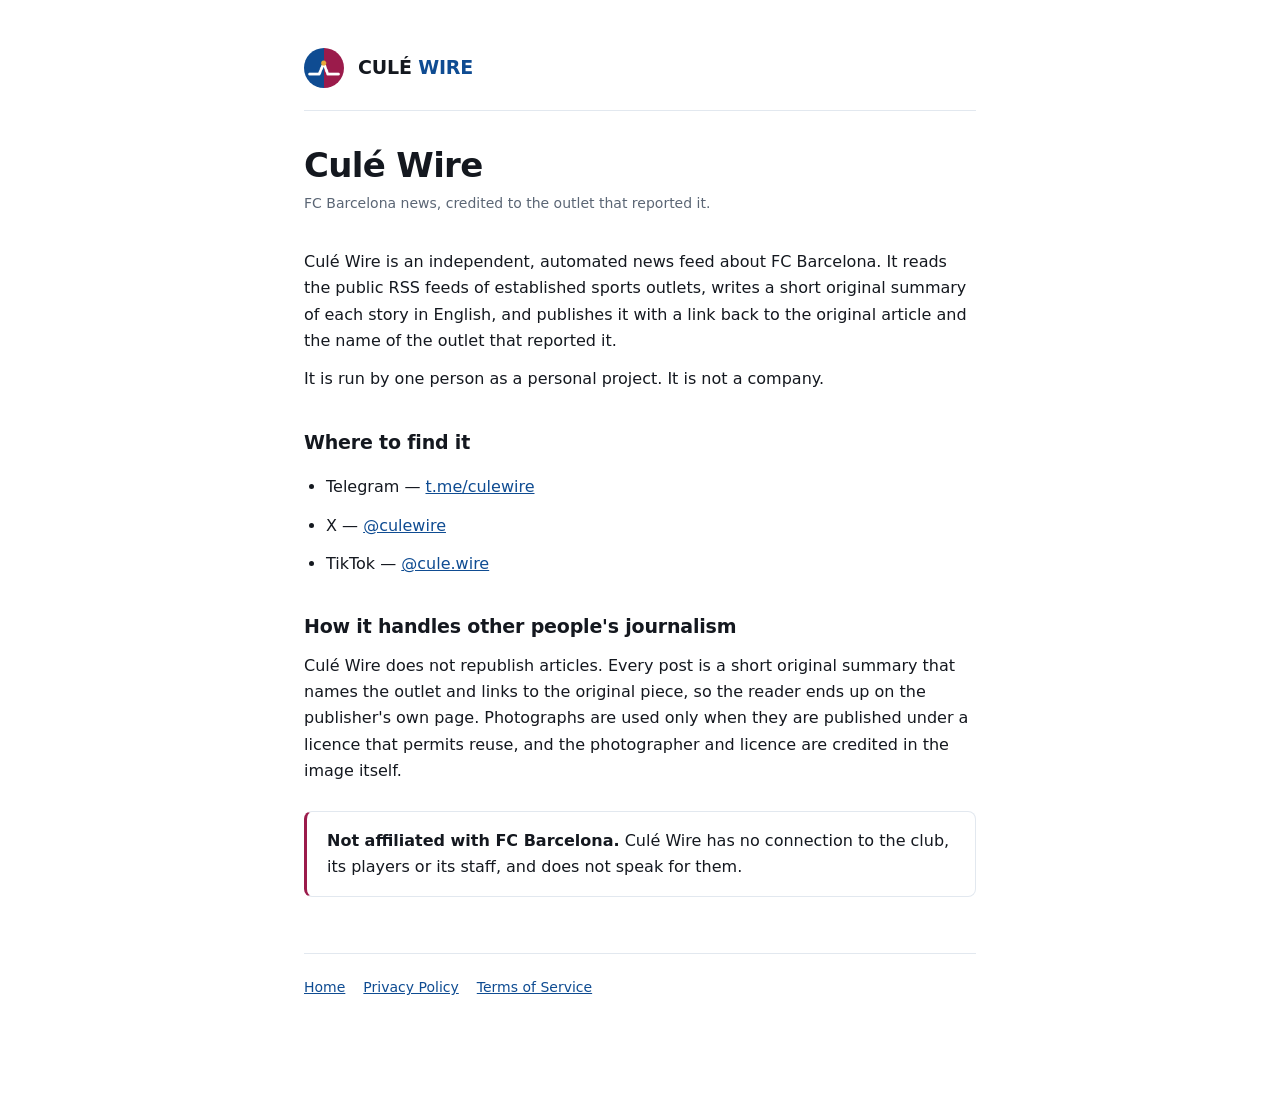
<file: index.html>
<!doctype html>
<html lang="en">
<head>
<meta charset="utf-8">
<meta name="viewport" content="width=device-width, initial-scale=1">
<title>Home · Culé Wire</title>
<link rel="stylesheet" href="estilo.css">
<link rel="icon" href="[data-uri]">
</head>
<body>
<div class="envoltorio">
<header class="marca">
  <img class="icono" src="[data-uri]" alt="">
  <a class="nombre" href="index.html">CULÉ <span>WIRE</span></a>
</header>

<h1>Culé Wire</h1>
<p class="fecha">FC Barcelona news, credited to the outlet that reported it.</p>

<p>Culé Wire is an independent, automated news feed about FC Barcelona. It reads
the public RSS feeds of established sports outlets, writes a short original
summary of each story in English, and publishes it with a link back to the
original article and the name of the outlet that reported it.</p>

<p>It is run by one person as a personal project. It is not a company.</p>

<h2>Where to find it</h2>
<ul>
  <li>Telegram — <a href="https://t.me/culewire">t.me/culewire</a></li>
  <li>X — <a href="https://x.com/culewire">@culewire</a></li>
  <li>TikTok — <a href="https://www.tiktok.com/@cule.wire">@cule.wire</a></li>
</ul>

<h2>How it handles other people's journalism</h2>
<p>Culé Wire does not republish articles. Every post is a short original
summary that names the outlet and links to the original piece, so the reader
ends up on the publisher's own page. Photographs are used only when they are
published under a licence that permits reuse, and the photographer and licence
are credited in the image itself.</p>

<div class="aviso">
  <p><strong>Not affiliated with FC Barcelona.</strong> Culé Wire has no
  connection to the club, its players or its staff, and does not speak for
  them.</p>
</div>

<footer>
  <a href="index.html">Home</a>
  <a href="privacy.html">Privacy Policy</a>
  <a href="terms.html">Terms of Service</a>
</footer>
</div>
</body>
</html>
</file>
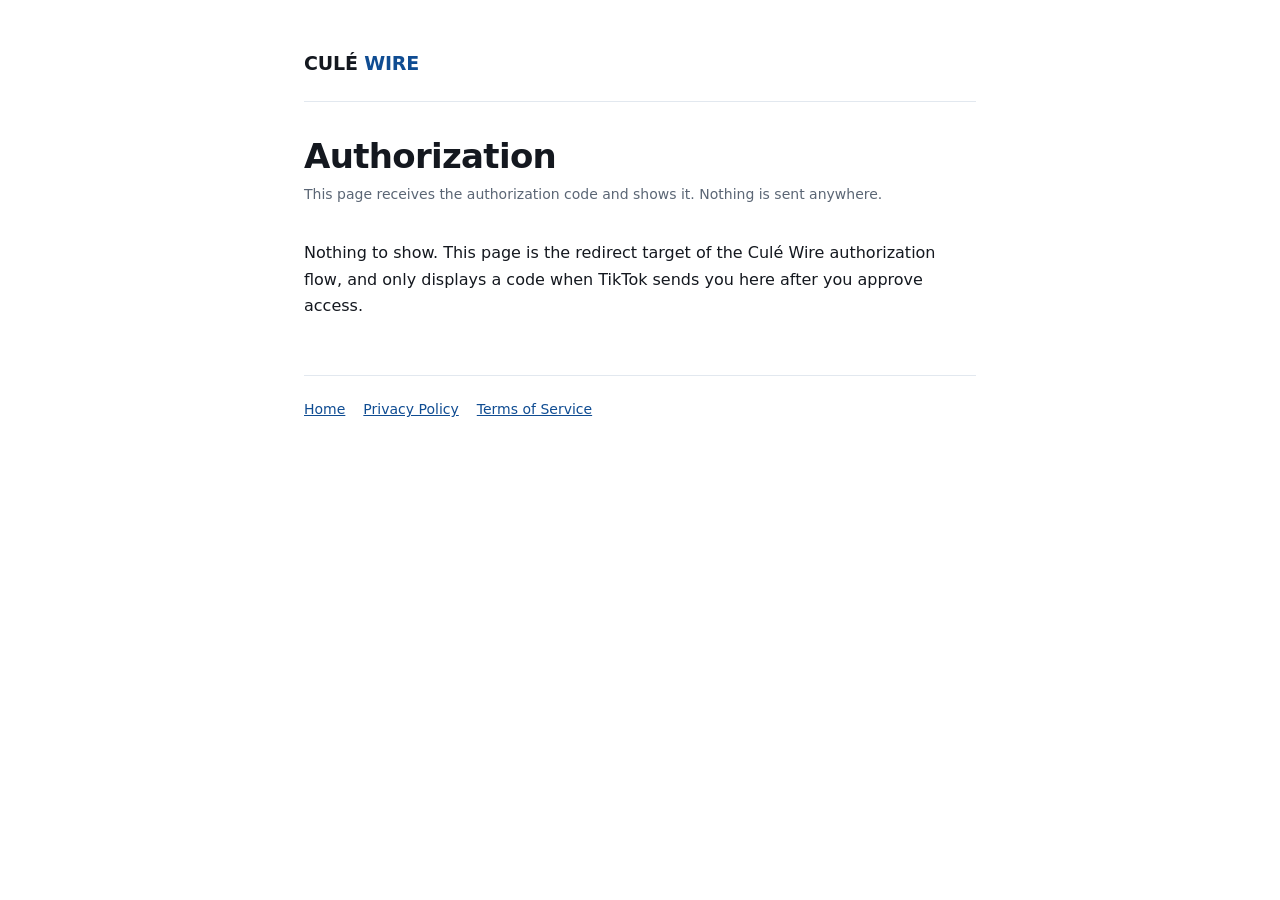
<file: auth.html>
<!doctype html>
<html lang="en">
<head>
<meta charset="utf-8">
<meta name="viewport" content="width=device-width, initial-scale=1">
<title>Authorization · Culé Wire</title>
<link rel="stylesheet" href="estilo.css">
<style>
  /* El código es lo único que importa de esta página, así que se le da el
     tamaño y el contraste de un dato, no de un párrafo. */
  .codigo {
    font-family: ui-monospace, SFMono-Regular, Menlo, monospace;
    font-size: 15px;
    word-break: break-all;
    background: rgba(127, 143, 166, .12);
    border: 1px solid var(--linea);
    border-radius: 8px;
    padding: 16px 18px;
    margin: 0 0 14px;
  }
  button {
    font: inherit;
    font-size: 15px;
    background: var(--azul);
    color: #fff;
    border: 0;
    border-radius: 8px;
    padding: 10px 20px;
    cursor: pointer;
  }
  button:focus-visible { outline: 2px solid var(--tinta); outline-offset: 2px; }
  .oculto { display: none; }
</style>
</head>
<body>
<div class="envoltorio">
<header class="marca">
  <span class="nombre">CULÉ <span>WIRE</span></span>
</header>

<h1>Authorization</h1>
<p class="fecha">This page receives the authorization code and shows it. Nothing is sent anywhere.</p>

<div id="ok" class="oculto">
  <p>Authorization granted. Copy this code and paste it into the terminal:</p>
  <p class="codigo" id="codigo"></p>
  <button type="button" id="copiar">Copy code</button>
</div>

<div id="error" class="oculto">
  <div class="aviso">
    <p><strong>Authorization was not completed.</strong></p>
    <p id="detalle"></p>
    <p>Start the authorization again from the terminal.</p>
  </div>
</div>

<div id="vacio">
  <p>Nothing to show. This page is the redirect target of the Culé Wire
  authorization flow, and only displays a code when TikTok sends you here
  after you approve access.</p>
</div>

<footer>
  <a href="index.html">Home</a>
  <a href="privacy.html">Privacy Policy</a>
  <a href="terms.html">Terms of Service</a>
</footer>
</div>

<script>
  // Todo ocurre en el navegador. El código de autorización no se envía a
  // ningún servidor desde aquí — no hay servidor: esto es un fichero estático
  // en GitHub Pages. Quien lo canjea por un token es el proceso de la
  // terminal, y para eso hace falta también el client secret, que nunca sale
  // de los secretos del repositorio.
  const params = new URLSearchParams(window.location.search);
  const code = params.get("code");
  const error = params.get("error");

  const ver = (id) => document.getElementById(id).classList.remove("oculto");
  const esconder = (id) => document.getElementById(id).classList.add("oculto");

  if (code) {
    esconder("vacio");
    document.getElementById("codigo").textContent = code;
    ver("ok");

    document.getElementById("copiar").addEventListener("click", async (ev) => {
      await navigator.clipboard.writeText(code);
      ev.target.textContent = "Copied";
    });
  } else if (error) {
    esconder("vacio");
    document.getElementById("detalle").textContent =
      params.get("error_description") || error;
    ver("error");
  }
</script>
</body>
</html>
</file>
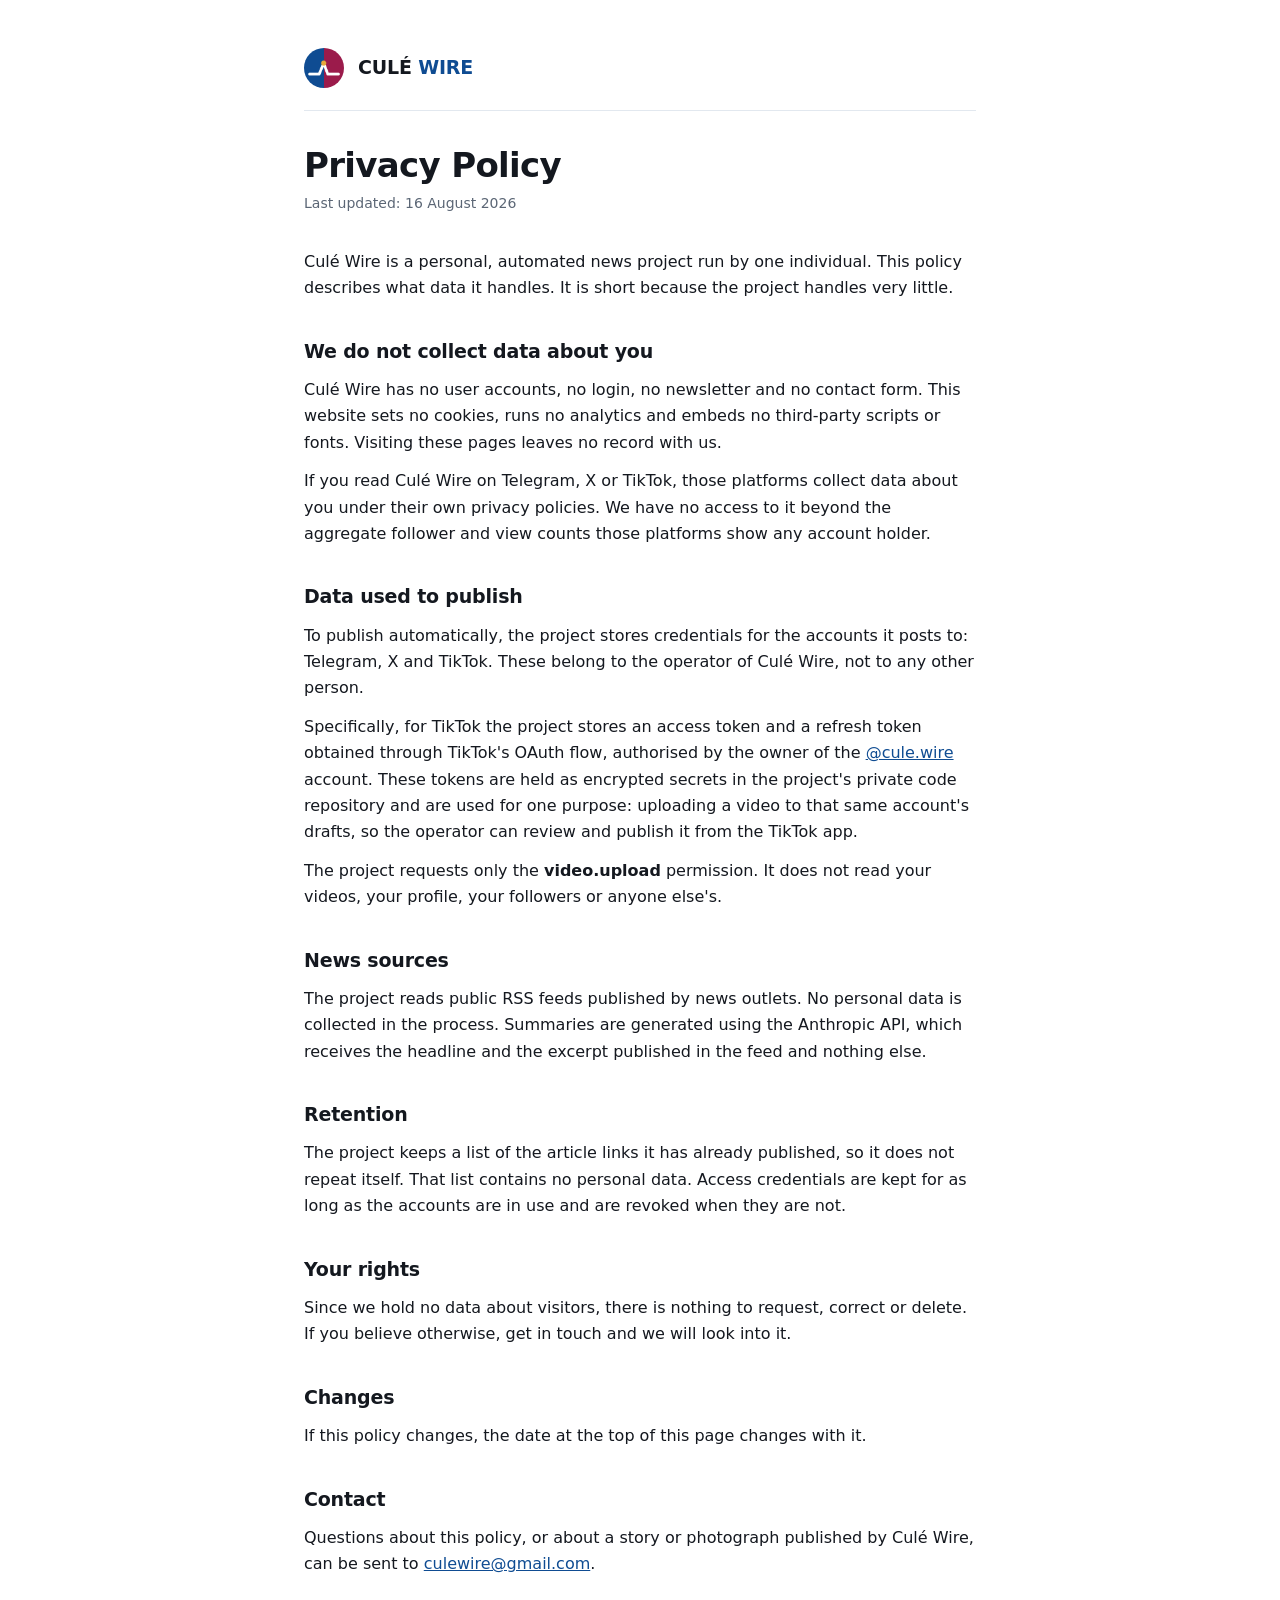
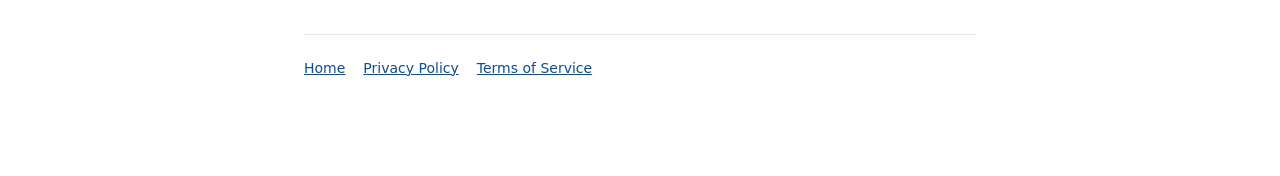
<file: privacy.html>
<!doctype html>
<html lang="en">
<head>
<meta charset="utf-8">
<meta name="viewport" content="width=device-width, initial-scale=1">
<title>Privacy Policy · Culé Wire</title>
<link rel="stylesheet" href="estilo.css">
<link rel="icon" href="[data-uri]">
</head>
<body>
<div class="envoltorio">
<header class="marca">
  <img class="icono" src="[data-uri]" alt="">
  <a class="nombre" href="index.html">CULÉ <span>WIRE</span></a>
</header>

<h1>Privacy Policy</h1>
<p class="fecha">Last updated: 16 August 2026</p>

<p>Culé Wire is a personal, automated news project run by one individual. This
policy describes what data it handles. It is short because the project handles
very little.</p>

<h2>We do not collect data about you</h2>
<p>Culé Wire has no user accounts, no login, no newsletter and no contact form.
This website sets no cookies, runs no analytics and embeds no third-party
scripts or fonts. Visiting these pages leaves no record with us.</p>

<p>If you read Culé Wire on Telegram, X or TikTok, those platforms collect data
about you under their own privacy policies. We have no access to it beyond the
aggregate follower and view counts those platforms show any account holder.</p>

<h2>Data used to publish</h2>
<p>To publish automatically, the project stores credentials for the accounts it
posts to: Telegram, X and TikTok. These belong to the operator of Culé Wire,
not to any other person.</p>

<p>Specifically, for TikTok the project stores an access token and a refresh
token obtained through TikTok's OAuth flow, authorised by the owner of the
<a href="https://www.tiktok.com/@cule.wire">@cule.wire</a> account. These tokens
are held as encrypted secrets in the project's private code repository and are
used for one purpose: uploading a video to that same account's drafts, so the
operator can review and publish it from the TikTok app.</p>

<p>The project requests only the <strong>video.upload</strong> permission. It
does not read your videos, your profile, your followers or anyone else's.</p>

<h2>News sources</h2>
<p>The project reads public RSS feeds published by news outlets. No personal
data is collected in the process. Summaries are generated using the Anthropic
API, which receives the headline and the excerpt published in the feed and
nothing else.</p>

<h2>Retention</h2>
<p>The project keeps a list of the article links it has already published, so
it does not repeat itself. That list contains no personal data. Access
credentials are kept for as long as the accounts are in use and are revoked
when they are not.</p>

<h2>Your rights</h2>
<p>Since we hold no data about visitors, there is nothing to request, correct
or delete. If you believe otherwise, get in touch and we will look into it.</p>

<h2>Changes</h2>
<p>If this policy changes, the date at the top of this page changes with it.</p>

<h2>Contact</h2>
<p>Questions about this policy, or about a story or photograph published by
Culé Wire, can be sent to <a href="mailto:culewire@gmail.com">culewire@gmail.com</a>.</p>

<footer>
  <a href="index.html">Home</a>
  <a href="privacy.html">Privacy Policy</a>
  <a href="terms.html">Terms of Service</a>
</footer>
</div>
</body>
</html>
</file>
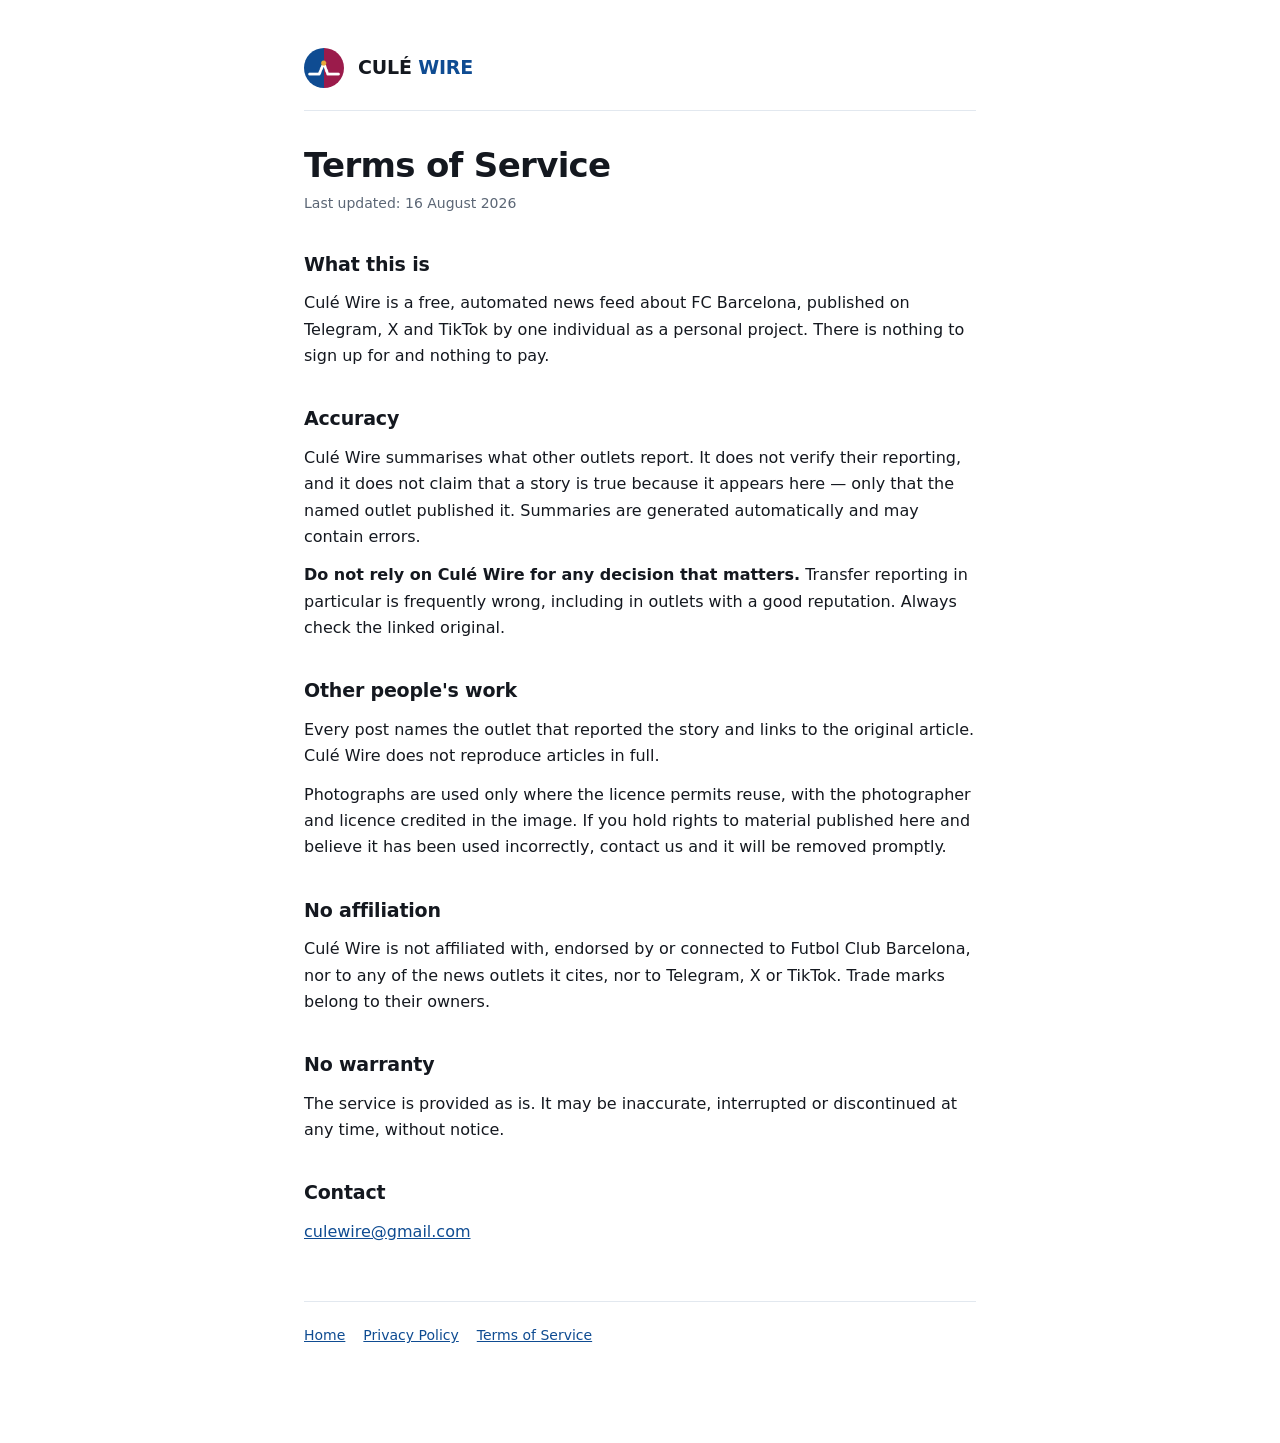
<file: terms.html>
<!doctype html>
<html lang="en">
<head>
<meta charset="utf-8">
<meta name="viewport" content="width=device-width, initial-scale=1">
<title>Terms of Service · Culé Wire</title>
<link rel="stylesheet" href="estilo.css">
<link rel="icon" href="[data-uri]">
</head>
<body>
<div class="envoltorio">
<header class="marca">
  <img class="icono" src="[data-uri]" alt="">
  <a class="nombre" href="index.html">CULÉ <span>WIRE</span></a>
</header>

<h1>Terms of Service</h1>
<p class="fecha">Last updated: 16 August 2026</p>

<h2>What this is</h2>
<p>Culé Wire is a free, automated news feed about FC Barcelona, published on
Telegram, X and TikTok by one individual as a personal project. There is
nothing to sign up for and nothing to pay.</p>

<h2>Accuracy</h2>
<p>Culé Wire summarises what other outlets report. It does not verify their
reporting, and it does not claim that a story is true because it appears here —
only that the named outlet published it. Summaries are generated automatically
and may contain errors.</p>

<p><strong>Do not rely on Culé Wire for any decision that matters.</strong>
Transfer reporting in particular is frequently wrong, including in outlets with
a good reputation. Always check the linked original.</p>

<h2>Other people's work</h2>
<p>Every post names the outlet that reported the story and links to the
original article. Culé Wire does not reproduce articles in full.</p>

<p>Photographs are used only where the licence permits reuse, with the
photographer and licence credited in the image. If you hold rights to material
published here and believe it has been used incorrectly, contact us and it will
be removed promptly.</p>

<h2>No affiliation</h2>
<p>Culé Wire is not affiliated with, endorsed by or connected to Futbol Club
Barcelona, nor to any of the news outlets it cites, nor to Telegram, X or
TikTok. Trade marks belong to their owners.</p>

<h2>No warranty</h2>
<p>The service is provided as is. It may be inaccurate, interrupted or
discontinued at any time, without notice.</p>

<h2>Contact</h2>
<p><a href="mailto:culewire@gmail.com">culewire@gmail.com</a></p>

<footer>
  <a href="index.html">Home</a>
  <a href="privacy.html">Privacy Policy</a>
  <a href="terms.html">Terms of Service</a>
</footer>
</div>
</body>
</html>
</file>
<file: estilo.css>
/* Hoja común de las tres páginas públicas. Sobria a propósito: la lee un
   revisor de TikTok comprobando que existe y que dice algo real, no un
   lector buscando diseño. */

:root {
  --fondo: #FFFFFF;
  --tinta: #14181F;
  --apagado: #5B6675;
  --linea: #E2E8EF;
  --azul: #0F4C92;
  --grana: #9B1B4B;
}

@media (prefers-color-scheme: dark) {
  :root {
    --fondo: #0B0F17;
    --tinta: #EDF1F6;
    --apagado: #97A3B4;
    --linea: #232C3B;
    --azul: #4E8FD6;
    --grana: #C13A6B;
  }
}

* { box-sizing: border-box; }

body {
  margin: 0;
  background: var(--fondo);
  color: var(--tinta);
  font-family: ui-sans-serif, system-ui, -apple-system, "Segoe UI", Roboto, sans-serif;
  line-height: 1.65;
  -webkit-font-smoothing: antialiased;
}

.envoltorio {
  max-width: 720px;
  margin: 0 auto;
  padding: 48px 24px 96px;
}

header.marca {
  display: flex;
  align-items: center;
  gap: 14px;
  padding-bottom: 22px;
  border-bottom: 1px solid var(--linea);
  margin-bottom: 34px;
}

header.marca .icono { width: 40px; height: 40px; flex: none; border-radius: 50%; }

header.marca .nombre {
  font-weight: 700;
  font-size: 19px;
  letter-spacing: -.01em;
  text-decoration: none;
  color: var(--tinta);
}
header.marca .nombre span { color: var(--azul); }

h1 {
  font-size: clamp(26px, 4vw, 34px);
  line-height: 1.2;
  letter-spacing: -.02em;
  margin: 0 0 6px;
  text-wrap: balance;
}

.fecha {
  color: var(--apagado);
  font-size: 14px;
  margin: 0 0 34px;
}

h2 {
  font-size: 19px;
  letter-spacing: -.01em;
  margin: 34px 0 10px;
}

p, li { margin: 0 0 12px; }
ul { padding-left: 22px; }

a { color: var(--azul); }

strong { font-weight: 600; }

.aviso {
  border: 1px solid var(--linea);
  border-left: 3px solid var(--grana);
  border-radius: 8px;
  padding: 16px 20px;
  margin: 26px 0;
}
.aviso p:last-child { margin-bottom: 0; }

footer {
  margin-top: 56px;
  padding-top: 22px;
  border-top: 1px solid var(--linea);
  color: var(--apagado);
  font-size: 14px;
  display: flex;
  gap: 18px;
  flex-wrap: wrap;
}
</file>
